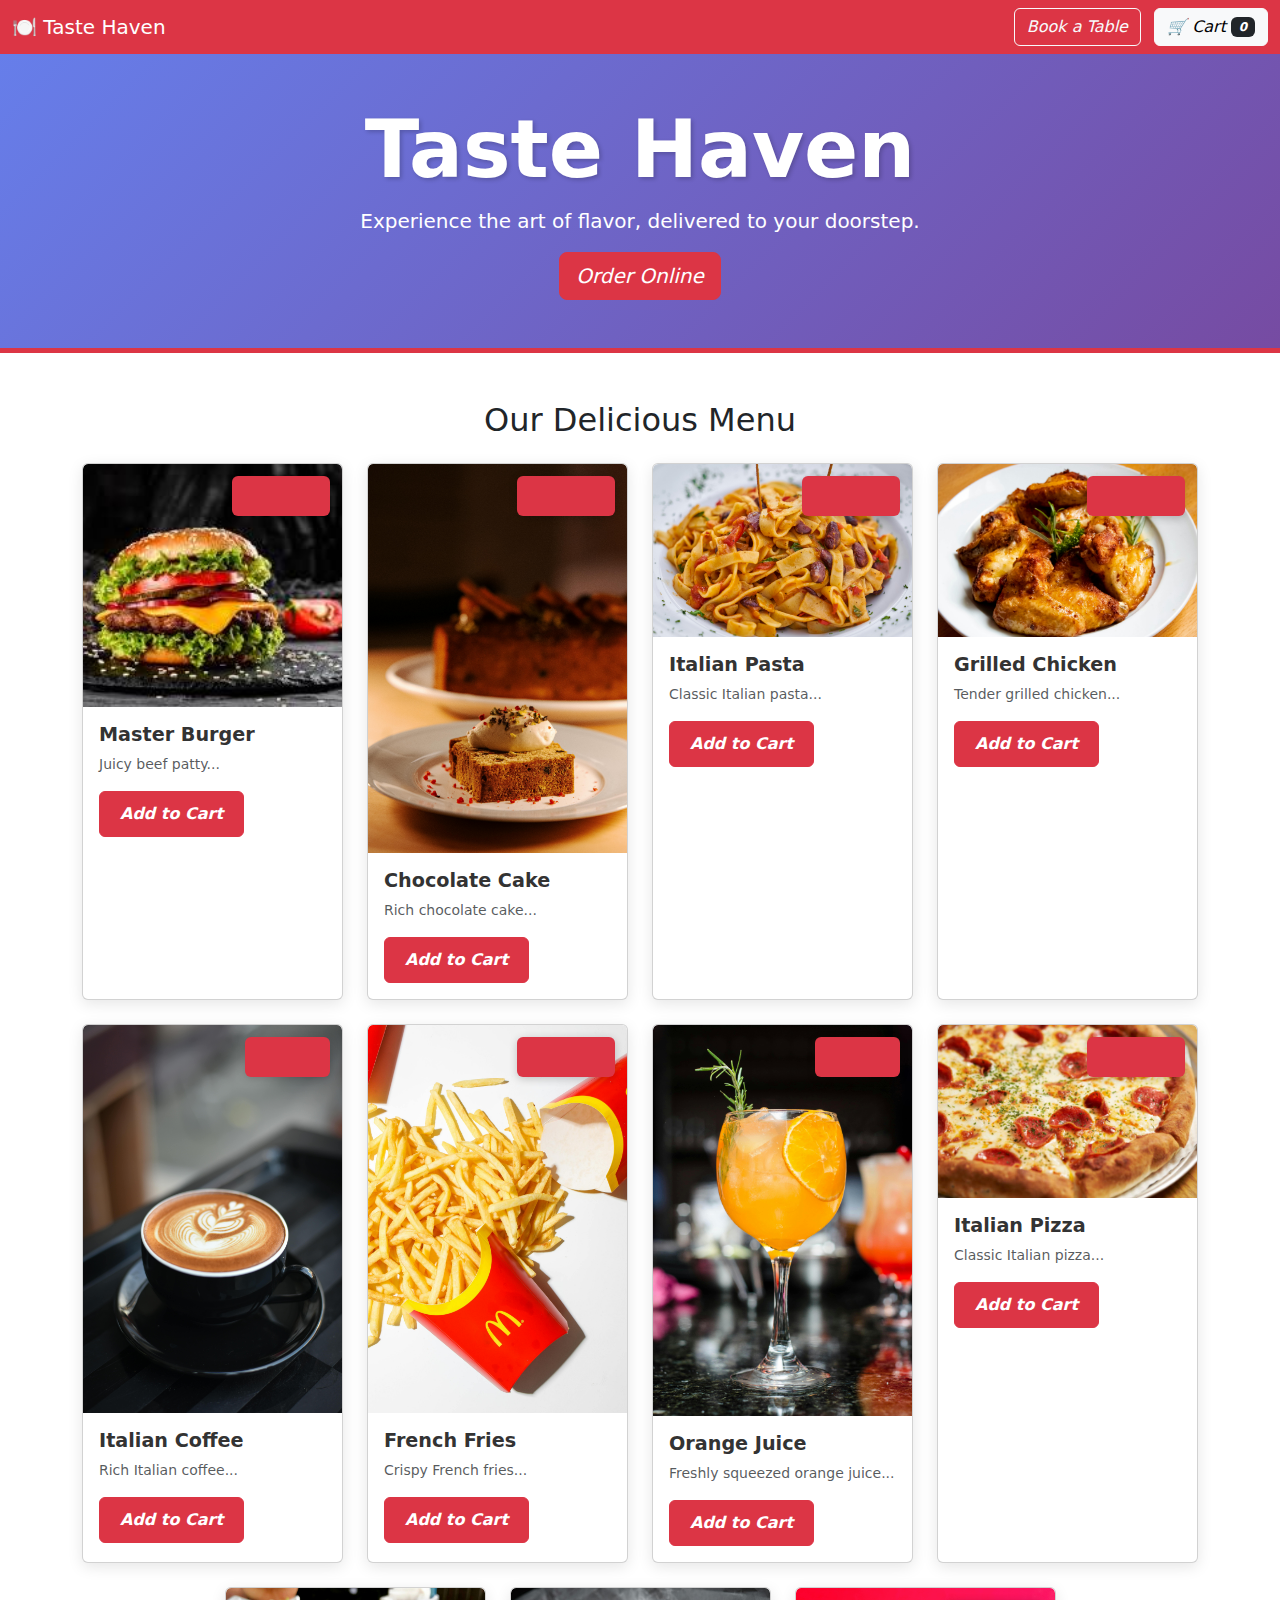
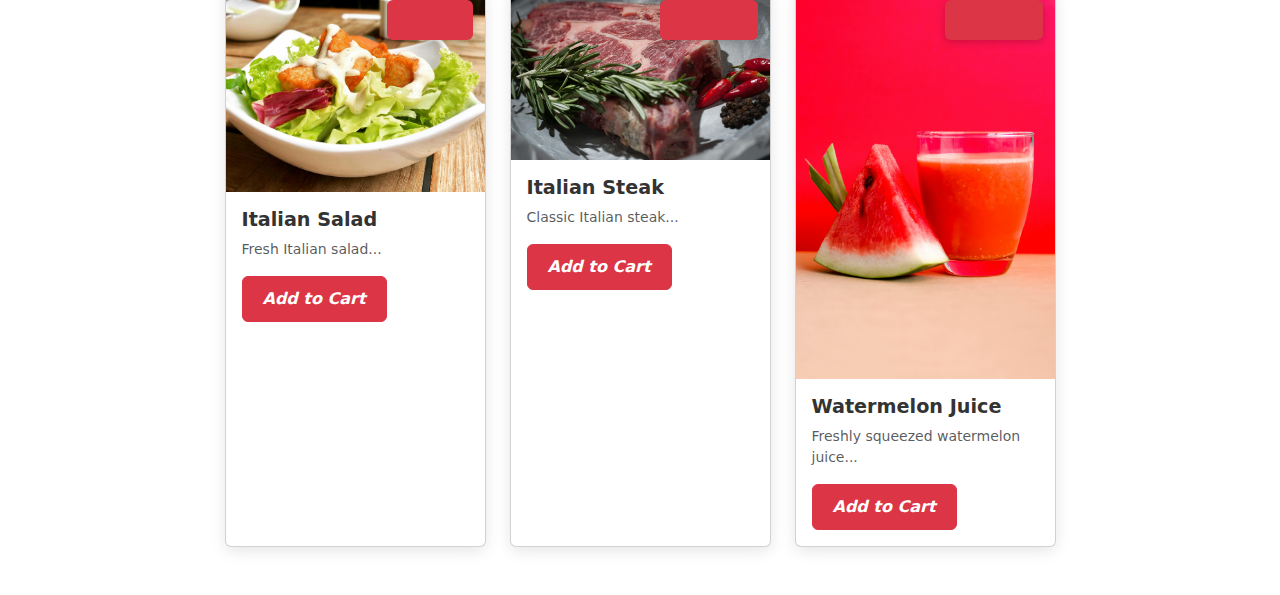
<file: index.html>
<!DOCTYPE html>
<html lang="en">
<head>
    <meta charset="UTF-8">
    <meta name="viewport" content="width=device-width, initial-scale=1.0">
    <title>Taste Haven</title>
    <link rel="stylesheet" href="styles.css">
    <link href="https://cdn.jsdelivr.net/npm/bootstrap@5.3.0/dist/css/bootstrap.min.css" rel="stylesheet">

</head>
<body>
     <!-- Navbar with a red (bg-danger) background, 
    -also (sticky-top),making sure the nav bar is stuck at the top even when i scroll to the bottom of the page.
    -(data-bs-toggle="modal"), tells bootstrap to open a modal when the button is clicked.
    
    -->
    <nav class="navbar navbar-dark bg-danger sticky-top">
        <div class="container-fluid">
            <span class="navbar-brand mb-0 h1">🍽️ Taste Haven</span>
            <div>
                <button class="btn btn-outline-light me-2" data-bs-toggle="modal" data-bs-target="#bookingModal">
                    Book a Table 
                </button>
                <button class="btn btn-light" data-bs-toggle="modal" data-bs-target="#cartModal" onclick="showCart()">
                    🛒 Cart <span id="cart-count" class="badge bg-dark">0</span>
                </button>
            </div>
        </div>
    </nav>

    <header class="hero-section text-center py-5 bg-dark text-white">
        <div class="container">
            
            <!--
            -display-1: makes the text very large.
            -href="#menu", when he link button (Order Online)
            is clicked it smoothly slides down to the section with the menu. 
            -->
            <h1 class="display-1 fw-bold">Taste Haven</h1>
            <p class="lead">Experience the art of flavor, delivered to your doorstep.</p>
            <a href="#menu" class="btn btn-danger btn-lg">Order Online</a>
        </div>
    </header>
    <main class="container my-5" id="menu">
       
            <!-- row g-4 creates a grid and makes the cards to stand side by side,
            it adds a gap to cards do not touch each other.
            col-md-4: splits the screen into 12 parts. 
            4 means this card takes up 1 third of the screen on medium and larger devices (4+4+4=12).
            card-img-top: ensures the image sits at the top of the card without overlapping the text.
            
            -->
        
        <h2 class="text-center mb-4">Our Delicious Menu</h2>
    
        <div class="row g-4 justify-content-center" id="product-list">
        
            <div class="col-md-4 col-lg-3"> <div class="card product-card h-100">
                <img src="burger1.jpeg" class="card-img-top" alt="Burger">
                <div class="card-body">
                    <h5 class="product-name">Master Burger</h5>
                    <p class="text-muted small">Juicy beef patty...</p>
                    <div class="d-flex justify-content-between align-items-center">
                        <span class="price-badge h5 text-danger">$12.99</span>
                        <button class="btn btn-danger">Add to Cart</button>
                    </div>
                </div>
            </div>
        </div>

        <div class="col-md-4 col-lg-3">
            <div class="card product-card h-100">
                <img src="cake.jpg" class="card-img-top" alt="Cake">
                <div class="card-body">
                    <h5 class="product-name">Chocolate Cake</h5>
                    <p class="text-muted small">Rich chocolate cake...</p>
                    <div class="d-flex justify-content-between align-items-center">
                        <span class="price-badge h5 text-danger">$15.99</span>
                        <button class="btn btn-danger">Add to Cart</button>
                    </div>
                </div>
            </div>
        </div>

        <div class="col-md-4 col-lg-3">
            <div class="card product-card h-100">
                <img src="pasta.jpg" class="card-img-top" alt="Pasta">
                <div class="card-body">
                    <h5 class="product-name">Italian Pasta</h5>
                    <p class="text-muted small">Classic Italian pasta...</p>
                    <div class="d-flex justify-content-between align-items-center">
                        <span class="price-badge h5 text-danger">$10.99</span>
                        <button class="btn btn-danger">Add to Cart</button>
                    </div>
                </div>
            </div>
        </div>
        <div class="col-md-4 col-lg-3">
            <div class="card product-card h-100">
                <img src="chicken.jpg" class="card-img-top" alt="Chicken">
                <div class="card-body">
                    <h5 class="product-name">Grilled Chicken</h5>
                    <p class="text-muted small">Tender grilled chicken...</p>
                    <div class="d-flex justify-content-between align-items-center">
                        <span class="price-badge h5 text-danger">$13.99</span>
                        <button class="btn btn-danger">Add to Cart</button>
                    </div>
                </div>
            </div>
        </div>
        <div class="col-md-4 col-lg-3">
            <div class="card product-card h-100">
                <img src="coffee.jpg" class="card-img-top" alt="Coffee">
                <div class="card-body">
                    <h5 class="product-name">Italian Coffee</h5>
                    <p class="text-muted small">Rich Italian coffee...</p>
                    <div class="d-flex justify-content-between align-items-center">
                        <span class="price-badge h5 text-danger">$9.99</span>
                        <button class="btn btn-danger">Add to Cart</button>
                    </div>
                </div>
            </div>
        </div>
        <div class="col-md-4 col-lg-3">
            <div class="card product-card h-100">
                <img src="fries.jpg" class="card-img-top" alt="Fries">
                <div class="card-body">
                    <h5 class="product-name">French Fries</h5>
                    <p class="text-muted small">Crispy French fries...</p>
                    <div class="d-flex justify-content-between align-items-center">
                        <span class="price-badge h5 text-danger">$11.99</span>
                        <button class="btn btn-danger">Add to Cart</button>
                    </div>
                </div>
            </div>
        </div>
        <div class="col-md-4 col-lg-3">
            <div class="card product-card h-100">
                <img src="orangejuice.jpg" class="card-img-top" alt="Orange Juice">
                <div class="card-body">
                    <h5 class="product-name">Orange Juice</h5>
                    <p class="text-muted small">Freshly squeezed orange juice...</p>
                    <div class="d-flex justify-content-between align-items-center">
                        <span class="price-badge h5 text-danger">$6.99</span>
                        <button class="btn btn-danger">Add to Cart</button>
                    </div>
                </div>
            </div>
        </div>
        <div class="col-md-4 col-lg-3">
            <div class="card product-card h-100">
                <img src="pizza1.jpg" class="card-img-top" alt="Pizza">
                <div class="card-body">
                    <h5 class="product-name">Italian Pizza</h5>
                    <p class="text-muted small">Classic Italian pizza...</p>
                    <div class="d-flex justify-content-between align-items-center">
                        <span class="price-badge h5 text-danger">$14.99</span>
                        <button class="btn btn-danger">Add to Cart</button>
                    </div>
                </div>
            </div>
        </div>
        <div class="col-md-4 col-lg-3">
            <div class="card product-card h-100">
                <img src="salad.jpg" class="card-img-top" alt="Salad">
                <div class="card-body">
                    <h5 class="product-name">Italian Salad</h5>
                    <p class="text-muted small">Fresh Italian salad...</p>
                    <div class="d-flex justify-content-between align-items-center">
                        <span class="price-badge h5 text-danger">$5.99</span>
                        <button class="btn btn-danger">Add to Cart</button>
                    </div>
                </div>
            </div>
        </div>
        <div class="col-md-4 col-lg-3">
            <div class="card product-card h-100">
                <img src="steak.jpg" class="card-img-top" alt="Steak">
                <div class="card-body">
                    <h5 class="product-name">Italian Steak</h5>
                    <p class="text-muted small">Classic Italian steak...</p>
                    <div class="d-flex justify-content-between align-items-center">
                        <span class="price-badge h5 text-danger">$12.99</span>
                        <button class="btn btn-danger">Add to Cart</button>
                    </div>
                </div>
            </div>
        </div>
        <div class="col-md-4 col-lg-3">
            <div class="card product-card h-100">
                <img src="watermelonjuice.jpg" class="card-img-top" alt="Watermelon Juice">
                <div class="card-body">
                    <h5 class="product-name">Watermelon Juice</h5>
                    <p class="text-muted small">Freshly squeezed watermelon juice...</p>
                    <div class="d-flex justify-content-between align-items-center">
                        <span class="price-badge h5 text-danger">$10.99</span>
                        <button class="btn btn-danger">Add to Cart</button>
                    </div>
                </div>
            </div>
        </div>

    </main>

    <!-- 
    modal fade: creates a modal that fades in smoothly instead of appearing abruptly.
    tabindex="-1": makes sure the modal is not focusable when it's hidden.
    form-control: make inputs look clean, rounded, and take up the full width.
    onclick="confirmBooking()": calls the confirmBooking function when the button is clicked.
    -->
    <div class="modal fade" id="bookingModal" tabindex="-1">
        <div class="modal-dialog">
            <div class="modal-content">
                <div class="modal-header">
                    <h5 class="modal-title">Make a Reservation</h5>
                    <button type="button" class="btn-close" data-bs-dismiss="modal"></button>
                </div>
                <div class="modal-body">
                    <form id="bookingForm">
                        <input type="text" id="bookingName" class="form-control mb3" placeholder="Your name" required>
                        <input type="datetime-local" id="bookingDateTime" class="form-control mb3" required>
                        <input type="number" id="bookingGuests" class="form-control mb3" placeholder="Number of guests" required>
                        <button type="button" onclick="confirmBooking()" class="btn btn-danger w-100">Confirm Booking</button>
                    </form>
                </div>    
            </div>
        </div>
    </div>
    <div class="modal fade" id="cartModal" tabindex="-1">
    <div class="modal-dialog">
        <div class="modal-content">
            <div class="modal-header bg-light">
                <h5 class="modal-title">Your Order Summary</h5>
                <button type="button" class="btn-close" data-bs-dismiss="modal"></button>
            </div>
            <div class="modal-body">
                <ul id="cart-items-list" class="list-group mb-3">
                    </ul>
                <div class="border-top pt-2">
                    <div class="d-flex justify-content-between">
                        <span>Subtotal:</span> <span id="cart-subtotal">$0.00</span>
                    </div>
                    <div class="d-flex justify-content-between text-muted">
                        <span>Tax (15%):</span> <span id="cart-tax">$0.00</span>
                    </div>
                    <div class="d-flex justify-content-between fw-bold h5">
                        <span>Total:</span> <span id="cart-total">$0.00</span>
                    </div>
                </div>
            </div>
            <div class="modal-footer">
                <button class="btn btn-danger w-100">Proceed to Payment</button>
            </div>
        </div>
    </div>
</div>
    <script src="https://cdn.jsdelivr.net/npm/bootstrap@5.3.0/dist/js/bootstrap.bundle.min.js"></script>
    <script src="script.js"></script> 
</body>
</html>
</file>
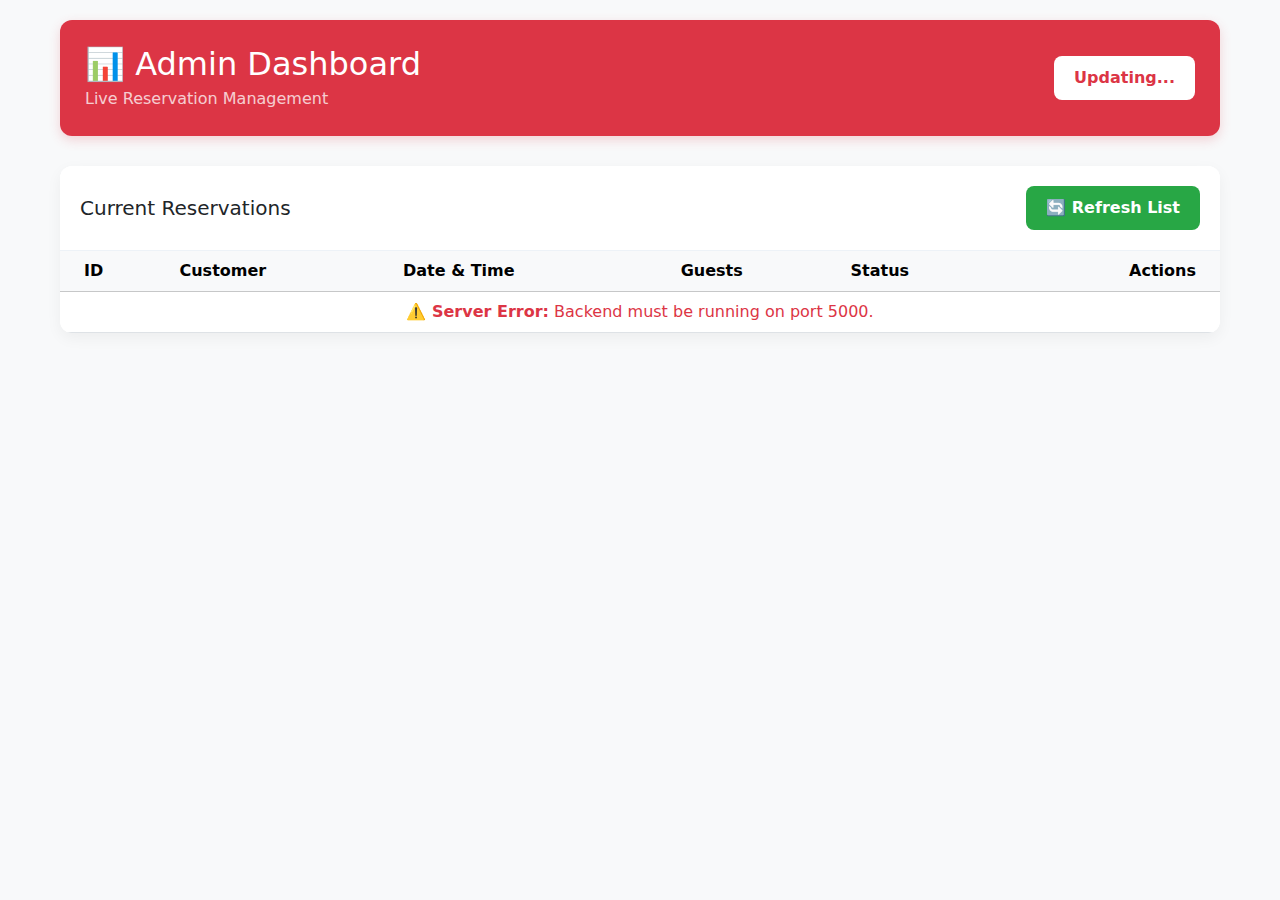
<file: admin.html>
<!DOCTYPE html>
<html lang="en">
<head>
    <meta charset="UTF-8">
    <meta name="viewport" content="width=device-width, initial-scale=1.0">
    <title>Admin - Taste Haven</title>
    <link href="https://cdn.jsdelivr.net/npm/bootstrap@5.3.0/dist/css/bootstrap.min.css" rel="stylesheet">
    <style>
        body { background-color: #f8f9fa; }
        
        .admin-container {
            max-width: 1200px;
            margin: 0 auto;
            padding: 20px;
        }

        /* Red header to match the main site brand */
        .header {
            background-color: #dc3545;
            color: white;
            padding: 25px;
            border-radius: 12px;
            margin-bottom: 30px;
            display: flex;
            justify-content: space-between;
            align-items: center;
            box-shadow: 0 4px 12px rgba(220, 53, 69, 0.2);
        }

        .booking-table {
            background-color: white;
            border-radius: 12px;
            box-shadow: 0 5px 15px rgba(0, 0, 0, 0.05);
            overflow: hidden;
        }

        .controls-section {
            padding: 20px;
            background-color: #fff;
            border-bottom: 1px solid #edf2f7;
            display: flex;
            justify-content: space-between;
            align-items: center;
        }

        .refresh-btn {
            background-color: #28a745;
            color: white;
            border: none;
            padding: 10px 20px;
            border-radius: 8px;
            font-weight: 600;
            transition: all 0.3s ease;
        }

        .refresh-btn:hover {
            background-color: #218838;
            transform: scale(1.02);
        }

        .booking-count {
            background-color: white;
            padding: 10px 20px;
            border-radius: 8px;
            font-weight: bold;
            color: #dc3545;
        }

        .delete-btn {
            background-color: #fff;
            color: #dc3545;
            border: 1px solid #dc3545;
            padding: 6px 12px;
            border-radius: 6px;
            transition: all 0.2s;
        }

        .delete-btn:hover {
            background-color: #dc3545;
            color: white;
        }

        .table-cell-center {
            text-align: center;
            padding: 50px;
        }

        .empty-state {
            color: #6c757d;
            padding: 40px;
        }
    </style>
</head>
<body>
    <div class="admin-container">
        <div class="header">
            <div>
                <h1 class="h2 mb-1">📊 Admin Dashboard</h1>
                <p class="mb-0 opacity-75">Live Reservation Management</p>
            </div>
            <div class="booking-count" id="booking-count">Updating...</div>
        </div>

        <div class="booking-table">
            <div class="controls-section">
                <h5 class="mb-0">Current Reservations</h5>
                <button class="refresh-btn" onclick="loadBookings()">🔄 Refresh List</button>
            </div>
            
            <div class="table-responsive">
                <table class="table table-hover align-middle mb-0">
                    <thead class="table-light">
                        <tr>
                            <th class="ps-4">ID</th>
                            <th>Customer</th>
                            <th>Date & Time</th>
                            <th>Guests</th>
                            <th>Status</th>
                            <th class="text-end pe-4">Actions</th>
                        </tr>
                    </thead>
                    <tbody id="bookings-tbody">
                        <tr>
                            <td colspan="6" class="table-cell-center">
                                <div class="spinner-border text-danger" role="status">
                                    <span class="visually-hidden">Loading...</span>
                                </div>
                            </td>
                        </tr>
                    </tbody>
                </table>
            </div>
        </div>
    </div>

    <script>
        const API_URL = 'http://127.0.0.1:5000/api/bookings';

        // Loading data immediately when page opens
        document.addEventListener('DOMContentLoaded', loadBookings);

        async function loadBookings() {
            const tbody = document.getElementById('bookings-tbody');
            
            try {
                const response = await fetch(API_URL);
                if (!response.ok) throw new Error('Could not fetch data');

                const bookings = await response.json();
                renderTable(bookings);
                document.getElementById('booking-count').textContent = `📅 Total: ${bookings.length}`;
            } catch (error) {
                tbody.innerHTML = `
                    <tr>
                        <td colspan="6" class="table-cell-center text-danger">
                            <strong>⚠️ Server Error:</strong> Backend must be running on port 5000.
                        </td>
                    </tr>`;
            }
        }

        function renderTable(bookings) {
            const tbody = document.getElementById('bookings-tbody');
            
            if (bookings.length === 0) {
                tbody.innerHTML = `
                    <tr>
                        <td colspan="6" class="table-cell-center empty-state">
                            <h5>No active bookings</h5>
                            <p>When customers reserve tables, they will appear here.</p>
                        </td>
                    </tr>`;
                return;
            }

            tbody.innerHTML = bookings.map(b => `
                <tr>
                    <td class="ps-4 text-muted">#${b.id}</td>
                    <td><strong>${b.customer_name}</strong></td>
                    <td>${new Date(b.time).toLocaleString([], {month: 'short', day: 'numeric', hour: '2-digit', minute:'2-digit'})}</td>
                    <td><span class="badge rounded-pill bg-light text-dark border">${b.people} People</span></td>
                    <td><span class="badge bg-success-subtle text-success border border-success-subtle">Confirmed</span></td>
                    <td class="text-end pe-4">
                        <button class="delete-btn btn-sm" onclick="deleteBooking(${b.id}, '${b.customer_name}')">
                            Mark as Completed
                        </button>
                    </td>
                </tr>
            `).join('');
        }

        async function deleteBooking(id, name) {
            if (!confirm(`Clear booking for ${name}?`)) return;

            try {
                const response = await fetch(`${API_URL}/${id}`, { method: 'DELETE' });
                if (response.ok) {
                    loadBookings(); // Refreshing UI
                } else {
                    alert("Delete failed.");
                }
            } catch (err) {
                alert("Could not connect to server.");
            }
        }
    </script>
</body>
</html>
</file>
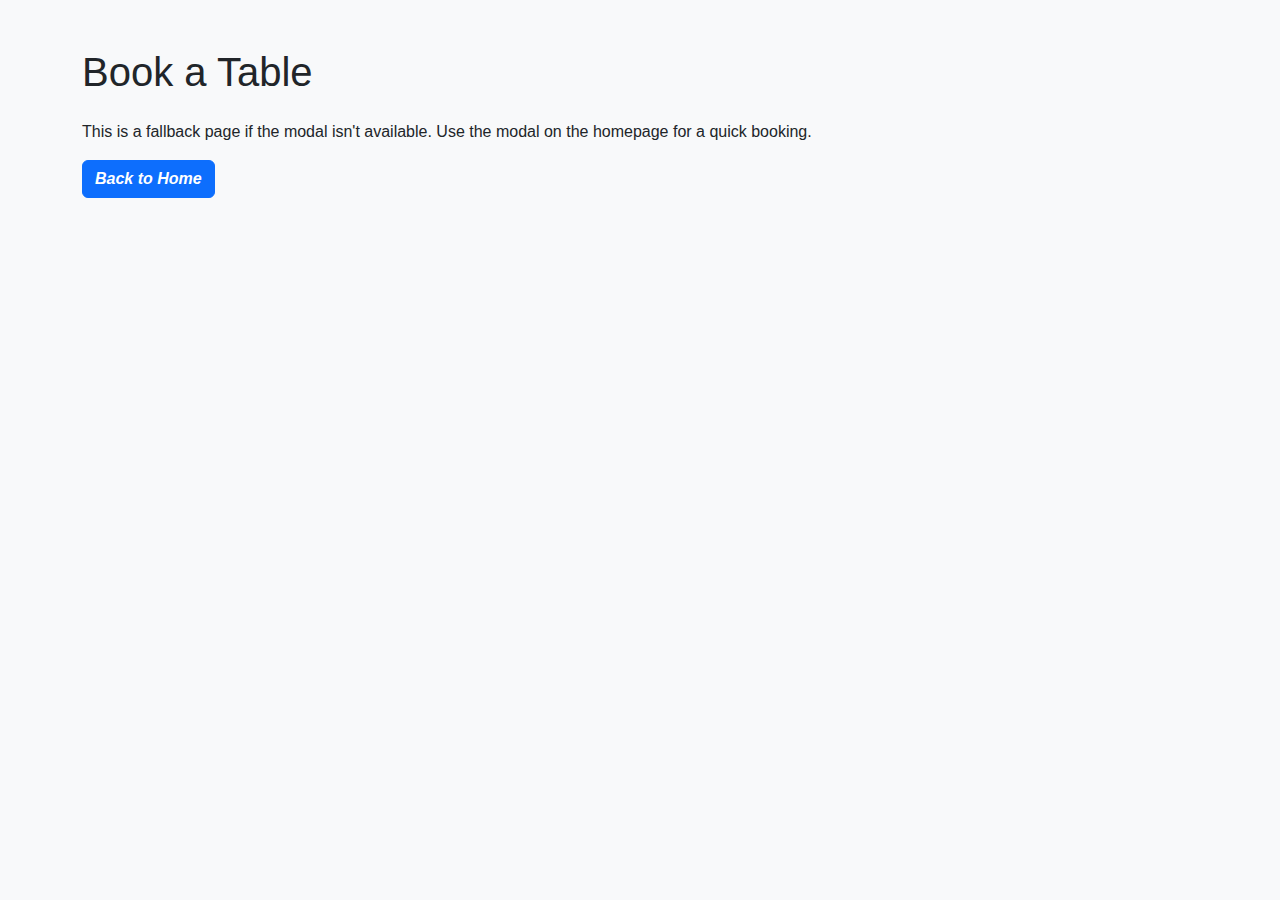
<file: bookAtable.html>
<!DOCTYPE html>
<html lang="en">
<head>
  <meta charset="UTF-8">
  <meta name="viewport" content="width=device-width, initial-scale=1.0">
  <title>Book a Table - Taste Haven</title>
  <link href="https://cdn.jsdelivr.net/npm/bootstrap@5.3.0/dist/css/bootstrap.min.css" rel="stylesheet">
  <link rel="stylesheet" href="styles.css">
</head>
<body class="bg-light">
  <div class="container py-5">
    <h1 class="mb-4">Book a Table</h1>
    <p>This is a fallback page if the modal isn't available. Use the modal on the homepage for a quick booking.</p>
    <a href="index.html" class="btn btn-primary">Back to Home</a>
  </div>
  <script src="https://cdn.jsdelivr.net/npm/bootstrap@5.3.0/dist/js/bootstrap.bundle.min.js"></script>
</body>
</html>
</file>
<file: styles.css>
* {
    margin: 0;
    padding: 0;
    box-sizing: border-box;
}

body {
    font-family: 'Segoe UI', Tahoma, Geneva, Verdana, sans-serif;
    background-color: #f8f9fa;
}

.hero-section {
    background: linear-gradient(135deg, #667eea 0%, #764ba2 100%);
    border-bottom: 5px solid #dc3545;
}

.hero-section h1 {
    font-weight: 700;
    text-shadow: 2px 2px 4px rgba(0, 0, 0, 0.2);
}

.product-container {
    display: grid;
    grid-template-columns: repeat(3, 1fr);
    gap: 25px;
}

@media (max-width: 992px) {
    .product-container {
        grid-template-columns: repeat(2, 1fr);
    }
}

@media (max-width: 576px) {
    .product-container {
        grid-template-columns: 1fr;
    }
}

.product-card {
    background: white;
    border-radius: 12px;
    overflow: hidden;
    box-shadow: 0 4px 15px rgba(0, 0, 0, 0.1);
    transition: transform 0.3s ease, box-shadow 0.3s ease;
    display: flex;
    flex-direction: column;
    height: 100%;
}

.product-card:hover {
    transform: translateY(-8px);
    box-shadow: 0 8px 25px rgba(220, 53, 69, 0.2);
}

.product-image-wrapper {
    position: relative;
    overflow: hidden;
    height: 250px;
}

.product-image {
    width: 100%;
    height: 100%;
    object-fit: cover;
    transition: transform 0.3s ease;
}

.product-card:hover .product-image {
    transform: scale(1.1);
}

.price-badge {
    position: absolute;
    top: 12px;
    right: 12px;
    background: #dc3545;
    color: white;
    padding: 8px 14px;
    border-radius: 6px;
    font-weight: 700;
    font-size: 1.1rem;
    box-shadow: 0 2px 8px rgba(0, 0, 0, 0.2);
}

.product-content {
    padding: 20px;
    display: flex;
    flex-direction: column;
    flex-grow: 1;
}

.product-name {
    font-weight: 700;
    color: #333;
    margin-bottom: 8px;
    font-size: 1.2rem;
}

.product-card .btn {
    margin-top: auto;
    font-weight: 600;
    padding: 10px 20px;
    transition: all 0.3s ease;
}

.product-card .btn:hover {
    transform: scale(1.05);
    box-shadow: 0 4px 12px rgba(220, 53, 69, 0.3);
}

.col-12 {
    display: flex;
    flex-direction: column;
    align-items: center;
}
.btn {
    color: white;
    font-weight: bolder;
    font-style: italic;

}
.btn:hover {
    color: white;
    background-color: black;
}
</file>
